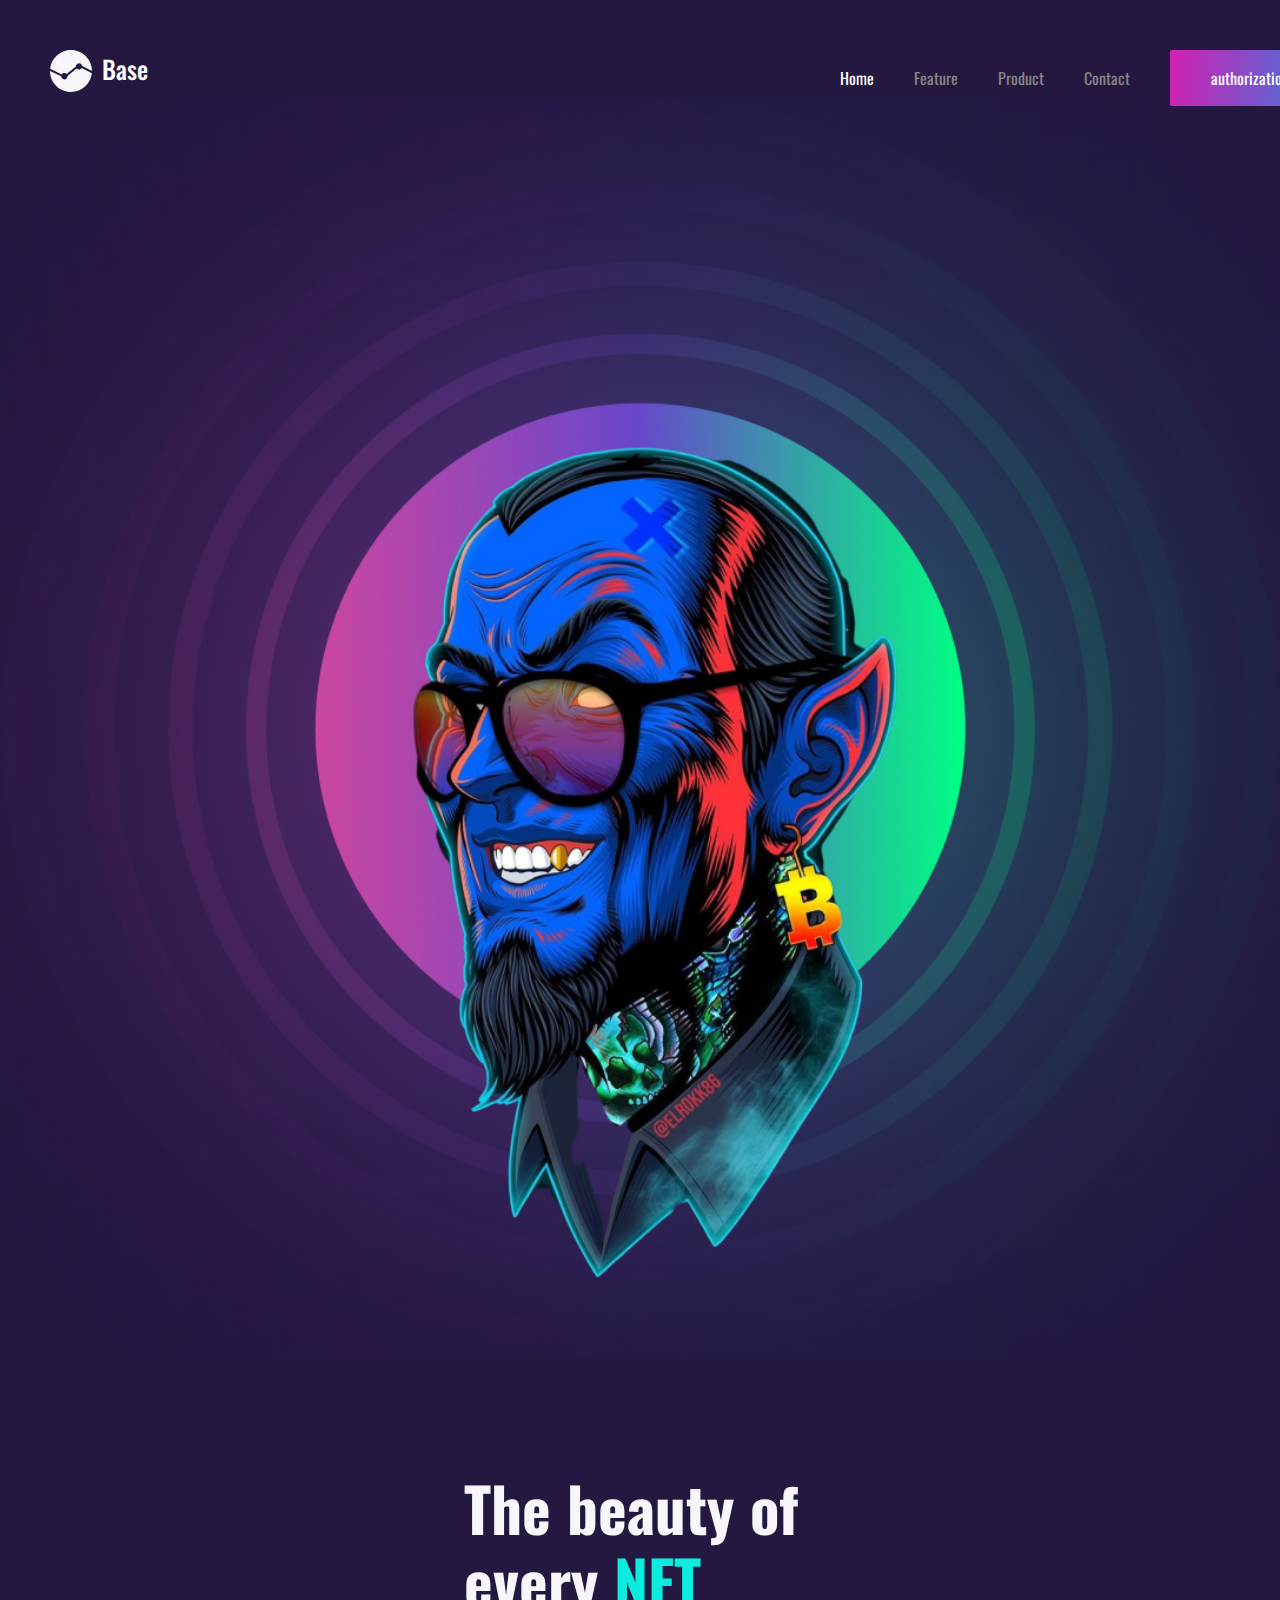
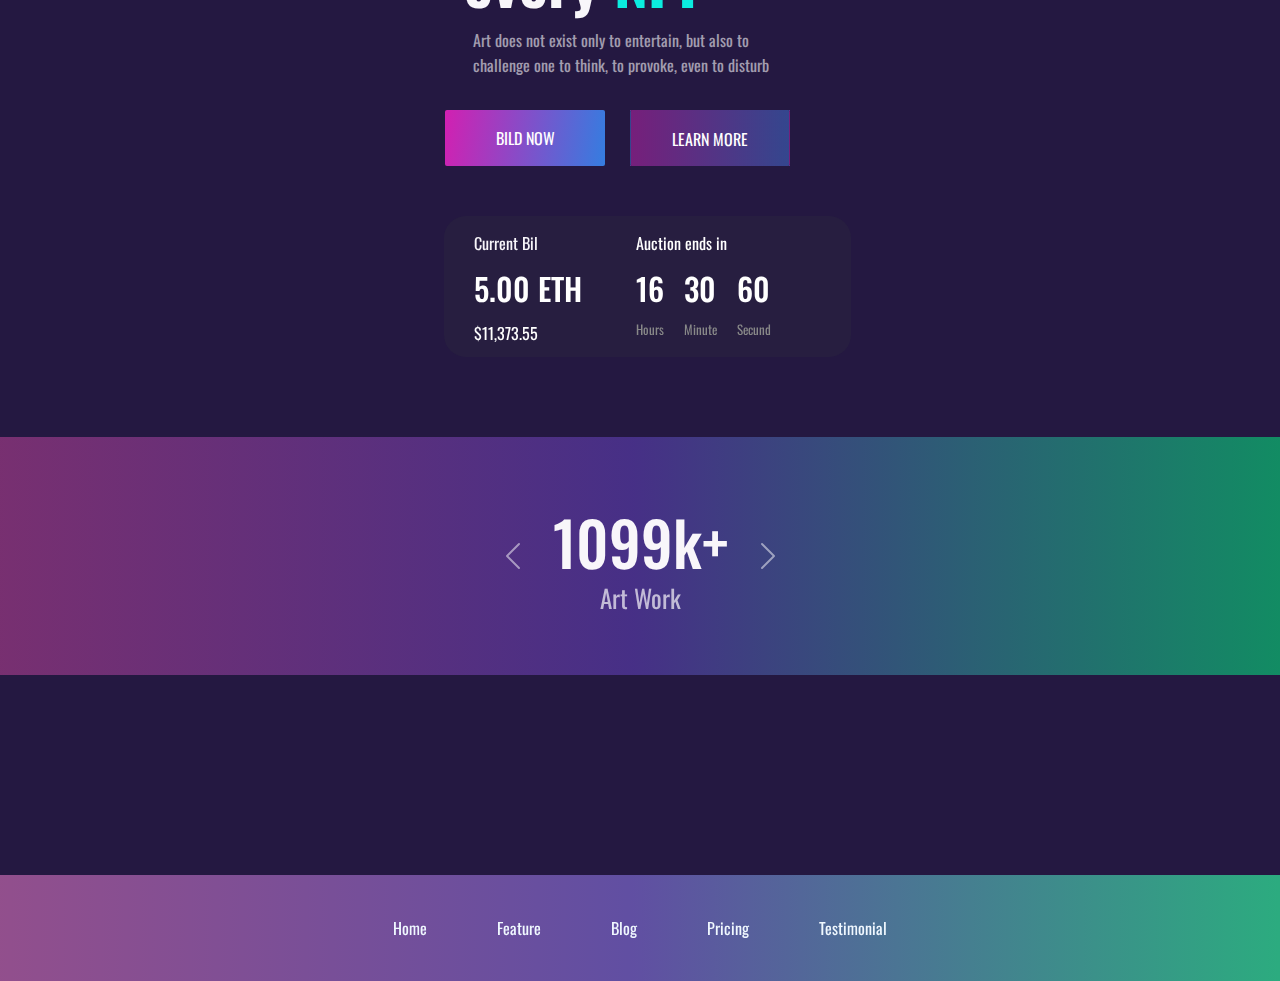
<file: index.html>
<!DOCTYPE html>
<html lang="en">
  <head>
    <meta charset="UTF-8" />
    <meta http-equiv="X-UA-Compatible" content="IE=edge" />
    <meta name="viewport" content="width=device-width, initial-scale=1.0" />

    <link
      rel="stylesheet"
      href="./bootstrap-5.3.0-alpha1/dist/css/bootstrap.min.css"
    />
    <link rel="stylesheet" href="./css/normalize.css" />

    <link
      href="https://fonts.googleapis.com/css2?family=Oswald:wght@500&display=swap"
    />
    <link
      href="https://fonts.googleapis.com/css2?family=Ms+Madi&family=Oswald&display=swap"
      rel="stylesheet"
    />
    <link
      href="https://fonts.googleapis.com/css2?family=Oswald:wght@600&display=swap"
      rel="stylesheet"
    />
    <link
      href="https://fonts.googleapis.com/css2?family=Oswald&display=swap"
      rel="stylesheet"
    />

    <link rel="stylesheet" href="./css/style.css" />
    <link rel="stylesheet" href="./css/footer.css" />
    <link rel="stylesheet" href="./css/header.css" />

    <link rel="stylesheet" href="./css/adaptation.css" />

    <script
      src="./bootstrap-5.3.0-alpha1/dist/js/bootstrap.bundle.js"
      defer
    ></script>

    <title>Document</title>
  </head>
  <body>
    <main>
      <header class="d-none d-lg-flex">
        <div class="header_wrap">
          <div class="title">
            <div class="logo"><img src="./img/Subtract.svg" alt="" /></div>
            <div class="base">Base</div>
          </div>
          <div class="headermenu">
            <a class="home link_text" href="./index.html">Home</a>
            <div class="feature">Feature</div>
            <div class="product">Product</div>
            <div class="contact">Contact</div>
            <div class="bildnow">
              <a href="./authorization.html" class="link_text">authorization</a>
            </div>
          </div>
        </div>
      </header>

      <nav
        class="navbar navbar-expand-lgd-flex navbar-dark d-lg-none w-100 mb-4"
      >
        <div class="container-fluid">
          <a class="navbar-brand" href="#">
            <div class="title">
              <div class="logo"><img src="./img/Subtract.svg" alt="" /></div>
              <div class="base">Base</div>
            </div>
          </a>
          <button
            class="navbar-toggler"
            type="button"
            data-bs-toggle="collapse"
            data-bs-target="#navbarNavAltMarkup"
            aria-controls="navbarNavAltMarkup"
            aria-expanded="false"
            aria-label="Переключатель навигации"
          >
            <span class="navbar-toggler-icon"></span>
          </button>
          <div class="collapse navbar-collapse" id="navbarNavAltMarkup">
            <div class="navbar-nav d-flex align-items-center">
              <a class="home link_text m-5" href="./index.html">Home</a>
              <div class="feature mt-3">Feature</div>
              <div class="product mt-3">Produсt</div>
              <div class="contact mt-3">Contact</div>

              <div class="d-flex justify-content-between my-4">
                <div class="bildnow">
                  <a class="link_text" href="./authorization.html"
                    >authorization</a
                  >
                </div>
              </div>
            </div>
          </div>
        </div>
      </nav>

      <!-- Левый блок с текстом -->
      <div class="container3">
        <div class="container1">
          <div class="TheBeauty">
            The beauty of every <span class="colortext">NFT</span>
          </div>
          <div class="ArtDoes">
            Art does not exist only to entertain, but also to challenge one to
            think, to provoke, even to disturb
          </div>
          <div class="container4">
            <div class="leftbutton">
              <div class="bildnow1">BILD NOW</div>
            </div>
            <div class="rightbutton">
              <div class="learnmore">LEARN MORE</div>
            </div>
          </div>
          <div class="rectangle">
            <div class="menu1">
              <div class="current">Current Bil</div>
              <div class="eth">5.00 ETH</div>
              <div class="dolla">$11,373.55</div>
            </div>
            <div class="menu2">
              <div class="auction">Auction ends in</div>
              <div class="mainblock">
                <div class="block1">
                  <div class="rec1">16</div>
                  <div class="rec2">Hours</div>
                </div>
                <div class="block2">
                  <div class="rec3">30</div>
                  <div class="rec4">Minute</div>
                </div>
                <div class="block3">
                  <div class="rec5">60</div>
                  <div class="rec6">Secund</div>
                </div>
              </div>
            </div>
          </div>
        </div>
        <!-- Правый блок с изображением -->
        <div class="container2">
          <img class="nft_big" src="./img/NFT_big.png" alt="" />
        </div>
      </div>
    </main>

    <div class="line_wrap">
      <div class="line_stat">
        <div
          id="carouselExampleControls"
          class="carousel slide"
          data-bs-ride="carousel"
        >
          <div class="carousel-inner">
            <div class="carousel-item active">
              <div class="slide_text">
                <div class="stat_title">1099k+</div>
                <div class="stat_text">Art Work</div>
              </div>
            </div>
            <div class="carousel-item">
              <div class="slide_text">
                <div class="stat_title">399k+</div>
                <div class="stat_text">Aucation</div>
              </div>
            </div>
            <div class="carousel-item">
              <div class="slide_text">
                <div class="stat_title">99k+</div>
                <div class="stat_text">Aucation</div>
              </div>
            </div>
          </div>
          <button
            class="carousel-control-prev"
            type="button"
            data-bs-target="#carouselExampleControls"
            data-bs-slide="prev"
          >
            <span class="carousel-control-prev-icon" aria-hidden="true"></span>
            <span class="visually-hidden">Предыдущий</span>
          </button>
          <button
            class="carousel-control-next"
            type="button"
            data-bs-target="#carouselExampleControls"
            data-bs-slide="next"
          >
            <span class="carousel-control-next-icon" aria-hidden="true"></span>
            <span class="visually-hidden">Следующий</span>
          </button>
        </div>
      </div>
    </div>

    <!-- Хэдер -->
    <!-- Футер -->
    <footer>
      <div class="RIBBON">
        <div class="ribbon">
          <div class="ribbon2">
            <div class="block1">Home</div>
            <div class="block2">Feature</div>
            <div class="block3">Blog</div>
            <div class="block3">Pricing</div>
            <div class="block3">Testimonial</div>
          </div>
        </div>
      </div>
    </footer>
  </body>
</html>
</file>
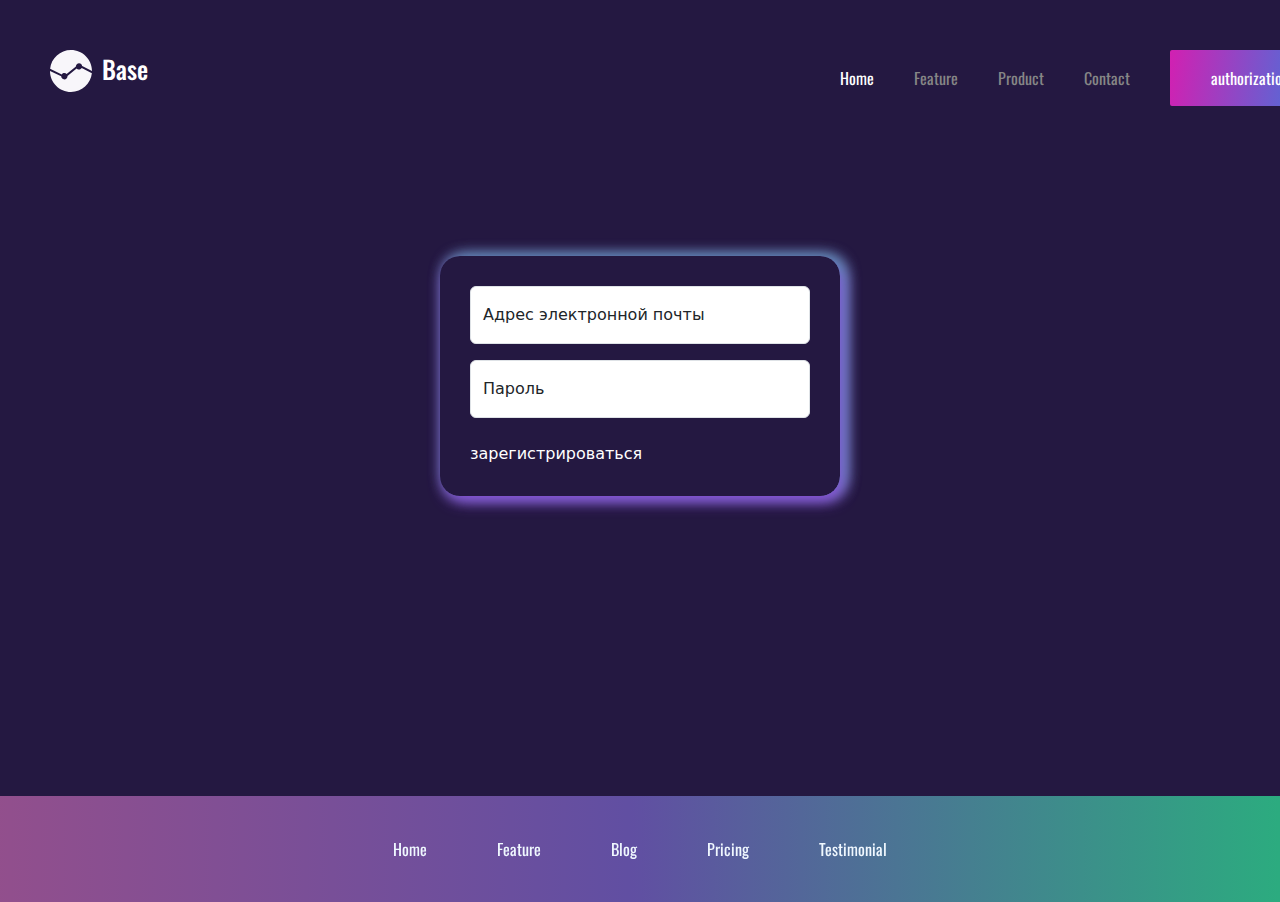
<file: authorization.html>
<!DOCTYPE html>
<html lang="en">
<head>
    <meta charset="UTF-8" />
    <meta http-equiv="X-UA-Compatible" content="IE=edge" />
    <meta name="viewport" content="width=device-width, initial-scale=1.0" />

    <link rel="stylesheet" href="./bootstrap-5.3.0-alpha1/dist/css/bootstrap.min.css">
    <link rel="stylesheet" href="./css/normalize.css" />

    <link href="https://fonts.googleapis.com/css2?family=Oswald:wght@500&display=swap" />
    <link href="https://fonts.googleapis.com/css2?family=Ms+Madi&family=Oswald&display=swap" rel="stylesheet" />
    <link href="https://fonts.googleapis.com/css2?family=Oswald:wght@600&display=swap" rel="stylesheet" />
    <link href="https://fonts.googleapis.com/css2?family=Oswald&display=swap" rel="stylesheet" />


    <link rel="stylesheet" href="./css/style.css" />
    <link rel="stylesheet" href="./css/footer.css" />
    <link rel="stylesheet" href="./css/header.css" />

    <link rel="stylesheet" href="./css/authorization.css">

    <link rel="stylesheet" href="./css/adaptation.css">

    <script src="./bootstrap-5.3.0-alpha1/dist/js/bootstrap.bundle.js" defer></script>

    <title>Document</title>
</head>
<body>

    <main>


        <header class="d-none d-lg-flex">
            <div class="header_wrap ">
                <div class="title">
                    <div class="logo"><img src="./img/Subtract.svg" alt="" /></div>
                    <div class="base">Base</div>
                </div>
                <div class="headermenu">
                    <a class="home link_text" href="./index.html">Home</a>
                    <div class="feature">Feature</div>
                    <div class="product">Product</div>
                    <div class="contact">Contact</div>
                    <div class="bildnow">
                        <a href="./authorization.html" class="link_text">authorization</a>
                    </div>
                </div>
            </div>
        </header>

        <nav class="navbar navbar-expand-lgd-flex navbar-dark d-lg-none w-100 mb-4">
            <div class="container-fluid ">
                <a class="navbar-brand" href="#">
                    <div class="title">
                        <div class="logo"><img src="./img/Subtract.svg" alt="" /></div>
                        <div class="base">Base</div>
                    </div>
                </a>
                <button class="navbar-toggler" type="button" data-bs-toggle="collapse" data-bs-target="#navbarNavAltMarkup" aria-controls="navbarNavAltMarkup" aria-expanded="false" aria-label="Переключатель навигации">
                    <span class="navbar-toggler-icon"></span>
                </button>
                <div class="collapse navbar-collapse" id="navbarNavAltMarkup">
                    <div class="navbar-nav d-flex align-items-center">

                        <a class="home link_text m-5" href="./index.html">Home</a>
                        <div class="feature mt-3">Feature</div>
                        <div class="product mt-3">Product</div>
                        <div class="contact mt-3">Contact</div>

                        <div class="d-flex justify-content-between my-4">
                            <div class="bildnow">
                                <a class="link_text" href="./authorization.html">authorization</a>
                            </div>
                        </div>
                    </div>
                </div>
            </div>
        </nav>
        <!-- ============== -->

        <div class="container_authorization">
            <div class="block_authorization">
                <div class="form-floating mb-3">
                    <input type="email" class="form-control" id="floatingInput" placeholder="name@example.com">
                    <label for="floatingInput">Адрес электронной почты</label>
                </div>
                <div class="form-floating mb-4">
                    <input type="password" class="form-control" id="floatingPassword" placeholder="Пароль">
                    <label for="floatingPassword">Пароль</label>
                </div>
                <a class="link_text " href="./registr.html">зарегистрироваться</a>
            </div>
        </div>

        <!-- Футер -->
        <footer>
            <div class="RIBBON">
                <div class="ribbon">
                    <div class="ribbon2">
                        <div class="block1">Home</div>
                        <div class="block2">Feature</div>
                        <div class="block3">Blog</div>
                        <div class="block3">Pricing</div>
                        <div class="block3">Testimonial</div>
                    </div>
                </div>
            </div>
        </footer>
</body>
</html>
</file>
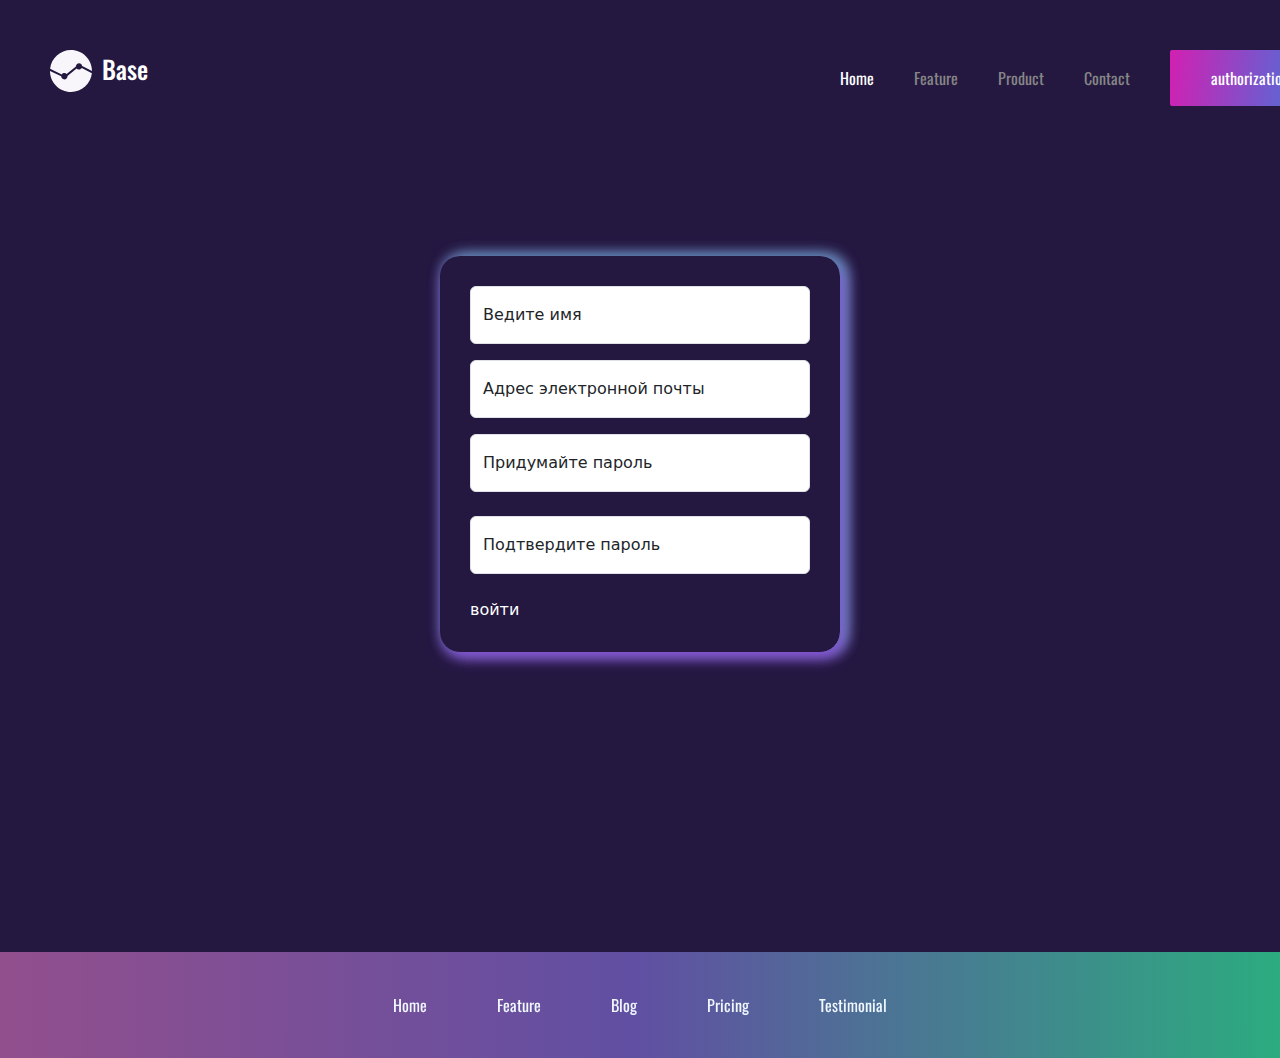
<file: registr.html>
<!DOCTYPE html>
<html lang="en">
<head>
    <meta charset="UTF-8" />
    <meta http-equiv="X-UA-Compatible" content="IE=edge" />
    <meta name="viewport" content="width=device-width, initial-scale=1.0" />

    <link rel="stylesheet" href="./bootstrap-5.3.0-alpha1/dist/css/bootstrap.min.css">
    <link rel="stylesheet" href="./css/normalize.css" />

    <link href="https://fonts.googleapis.com/css2?family=Oswald:wght@500&display=swap" />
    <link href="https://fonts.googleapis.com/css2?family=Ms+Madi&family=Oswald&display=swap" rel="stylesheet" />
    <link href="https://fonts.googleapis.com/css2?family=Oswald:wght@600&display=swap" rel="stylesheet" />
    <link href="https://fonts.googleapis.com/css2?family=Oswald&display=swap" rel="stylesheet" />


    <link rel="stylesheet" href="./css/style.css" />
    <link rel="stylesheet" href="./css/footer.css" />
    <link rel="stylesheet" href="./css/header.css" />

    <link rel="stylesheet" href="./css/authorization.css">

    <link rel="stylesheet" href="./css/adaptation.css">

    <script src="./bootstrap-5.3.0-alpha1/dist/js/bootstrap.bundle.js" defer></script>

    <title>Document</title>
</head>
<body>

    <main>


        <header class="d-none d-lg-flex">
            <div class="header_wrap ">
                <div class="title">
                    <div class="logo"><img src="./img/Subtract.svg" alt="" /></div>
                    <div class="base">Base</div>
                </div>
                <div class="headermenu">
                    <a class="home link_text" href="./index.html">Home</a>
                    <div class="feature">Feature</div>
                    <div class="product">Product</div>
                    <div class="contact">Contact</div>
                    <div class="bildnow">
                        <a href="./authorization.html" class="link_text">authorization</a>
                    </div>
                </div>
            </div>
        </header>

        <nav class="navbar navbar-expand-lgd-flex navbar-dark d-lg-none w-100 mb-4">
            <div class="container-fluid ">
                <a class="navbar-brand" href="#">
                    <div class="title">
                        <div class="logo"><img src="./img/Subtract.svg" alt="" /></div>
                        <div class="base">Base</div>
                    </div>
                </a>
                <button class="navbar-toggler" type="button" data-bs-toggle="collapse" data-bs-target="#navbarNavAltMarkup" aria-controls="navbarNavAltMarkup" aria-expanded="false" aria-label="Переключатель навигации">
                    <span class="navbar-toggler-icon"></span>
                </button>
                <div class="collapse navbar-collapse" id="navbarNavAltMarkup">
                    <div class="navbar-nav d-flex align-items-center">

                        <a class="home link_text m-5" href="./index.html">Home</a>
                        <div class="feature mt-3">Feature</div>
                        <div class="product mt-3">Product</div>
                        <div class="contact mt-3">Contact</div>

                        <div class="d-flex justify-content-between my-4">
                            <div class="bildnow">
                                <a class="link_text" href="./authorization.html">authorization</a>
                            </div>
                        </div>
                        <a href="link_text">зарегистрироваться</a>
                    </div>
                </div>
            </div>
        </nav>
        <!-- ============== -->

        <div class="container_authorization">
            <div class="block_authorization">
                <div class="form-floating mb-3">
                    <input type="text" class="form-control" id="floatingInput" placeholder="Ведите имя">
                    <label for="floatingInput">Ведите имя</label>
                </div>
                <div class="form-floating mb-3">
                    <input type="email" class="form-control" id="floatingInput" placeholder="name@example.com">
                    <label for="floatingInput">Адрес электронной почты</label>
                </div>
                <div class="form-floating mb-4">
                    <input type="password" class="form-control" id="floatingPassword" placeholder="Придумайте пароль">
                    <label for="floatingPassword">Придумайте пароль</label>
                </div>
                <div class="form-floating mb-4">
                    <input type="password" class="form-control" id="floatingPassword" placeholder="Подтвердите пароль">
                    <label for="floatingPassword">Подтвердите пароль</label>
                </div>
                <a class="link_text " href="./authorization.html">войти</a>
            </div>
        </div>

        <!-- Футер -->
        <footer>
            <div class="RIBBON">
                <div class="ribbon">
                    <div class="ribbon2">
                        <div class="block1">Home</div>
                        <div class="block2">Feature</div>
                        <div class="block3">Blog</div>
                        <div class="block3">Pricing</div>
                        <div class="block3">Testimonial</div>
                    </div>
                </div>
            </div>
        </footer>
</body>
</html>
</file>
<file: css/style.css>
body {
    max-height: 100%;
    background-color: rgb(36, 24, 65);
}

main {
    max-width: 1600px;
    margin: auto;
}

.container2 {
    /* display: flex; */
}
.nft_big {
    background: url(../img/NFT_Fon.png) center;
    width: 100%;

    transform: translateY(-310px);
    user-select: none;
}

.container1 {
    display: flex;
    flex-direction: column;
    justify-content: start;
    margin-left: 15px;
}

.container2 {
    display: flex;
    flex-direction: column;
    justify-content: center;
    align-items: center;
}
.container3 {
    margin-top: 100px;
    display: flex;
    justify-content: space-around;
}

.container4 {
    display: flex;
    /* justify-content: space-between; */
}

.TheBeauty {
    width: 367px;
    height: 137px;
    font-family: "Oswald";
    font-style: normal;
    font-weight: 700;
    font-size: 61px;
    line-height: 120%;
    color: #f8f6fa;
}
.ArtDoes {
    margin-top: 20px;
    margin-right: 20px;
    margin-bottom: 30px;
    width: 330px;
    height: 52px;
    font-family: "Oswald";
    font-style: normal;
    font-weight: 400;
    font-size: 16px;
    line-height: 160%;
    color: #f8f6fa;
    opacity: 0.6;
}
.leftbutton {
    font-family: "Oswald";

    color: #ffffff;
    text-align: center;
    line-height: 56px;
    width: 160px;
    height: 56px;
    background: linear-gradient(97.62deg, #eb11aa -15.99%, #2e81e2 104.3%);
    border-radius: 2px;
    margin-right: 25px;
}
.rightbutton {
    font-family: "Oswald";
    color: #ffffff;
    text-align: center;
    line-height: 56px;
    box-sizing: border-box;
    margin-right: 60px;
    width: 160px;
    height: 56px;
    border-radius: 2px;
    border: 1px solid;
    background: linear-gradient(90deg, rgba(199, 38, 181, 0.5) 0%, rgba(68, 116, 219, 0.5) 100%);
    border-image-source: linear-gradient(90deg, rgba(199, 38, 181, 0.5) 0%, rgba(68, 116, 219, 0.5) 100%);
}

.menu1 {
    display: flex;
    flex-direction: column;
    row-gap: 10px;
    margin-left: 30px;
    margin-top: 15px;
    margin-bottom: 30px;
}

.menu2 {
    display: flex;
    flex-direction: column;
    row-gap: 10px;
    margin-right: 80px;
    margin-top: 15px;
    margin-bottom: 30px;
}
.rectangle {
    font-family: "Oswald";

    display: flex;
    justify-content: space-between;
    margin-top: 50px;
    width: 407px;
    height: 141px;
    background: #2e2f404d;
    backdrop-filter: blur(5px);
    border-radius: 22px;
}
.auction {
    color: #ffffff;
}
.block1 {
    display: flex;
    flex-direction: column;
    row-gap: 10px;
}
.block2 {
    display: flex;
    flex-direction: column;
    row-gap: 10px;
}
.block3 {
    display: flex;
    flex-direction: column;
    row-gap: 10px;
}
.mainblock {
    display: flex;
    column-gap: 20px;
    color: #ffffff;
}

.eth {
    font-size: 31px;
    font-weight: 500;
    letter-spacing: 0em;
    text-align: left;
    color: #ffffff;
}
.rec1 {
    font-size: 31px;
    font-weight: 500;
    letter-spacing: 0em;
    text-align: left;
    row-gap: 20px;
}
.rec2 {
    font-family: "Oswald";
    font-style: normal;
    font-weight: 400;
    font-size: 13px;
    line-height: 133.3%;
    color: rgb(136, 136, 136);
}
.rec3 {
    display: flex;
    flex-direction: column;
    font-size: 31px;
    font-weight: 500;
    letter-spacing: 0em;
    text-align: left;
    row-gap: 20px;
}
.rec4 {
    font-family: "Oswald";
    font-style: normal;
    font-weight: 400;
    font-size: 13px;
    line-height: 133.3%;
    color: rgb(136, 136, 136);
}
.rec5 {
    display: flex;
    flex-direction: column;
    font-size: 31px;
    font-weight: 500;
    letter-spacing: 0em;
    text-align: left;
    row-gap: 20px;
}
.rec6 {
    font-family: "Oswald";
    font-style: normal;
    font-weight: 400;
    font-size: 13px;
    line-height: 133.3%;
    color: rgb(136, 136, 136);
}

.dolla {
    color: rgb(255, 255, 255);
}

.current {
    color: #f8f6fa;
}

.colortext {
    color: #0becdf;
}
/* Правый блок */

.mainimg {
    position: relative;
    width: 574px;
    height: 710px;
    background: url(EtE1ZvRXYAoSqoz-removebg.png);
}

.line_wrap {
    margin-top: 80px;
    height: 238px;
    width: 100%;
    display: flex;
    align-items: center;
    background: #d4ecff4d;
    background: linear-gradient(89.96deg, rgba(203, 71, 160, 0.5) 0.02%, rgba(105, 71, 203, 0.5) 49.47%, rgba(0, 255, 133, 0.5) 99.97%);
}
.line_stat {
    margin: auto;
    display: flex;
    justify-content: center;
    width: 400px;
}
.stat_title {
    font-family: "Oswald";
    font-style: normal;
    font-weight: 500;
    font-size: 61px;
    line-height: 120%;
    text-align: center;
    color: #f8f6fa;
}

.stat_text {
    font-family: "Oswald";
    font-style: normal;
    font-weight: 400;
    font-size: 25px;
    line-height: 150%;
    text-align: center;
    color: #f8f6fa;
    opacity: 0.7;
}

.slide_text {
    width: 300px;
    height: 238px;
    display: flex;
    flex-direction: column;
    align-items: center;
    justify-content: center;
}

.carousel.slide {
    width: 300px;
    height: 228px;
}
</file>
<file: css/footer.css>
.RIBBON {
  display: flex;
  margin-top: 100px;
}
.ribbon {
  display: flex;
  background-color: rgba(213, 236, 255, 0.3);
  backdrop-filter: blur(6px);
  width: 100%;
  height: 106px;
  margin-top: 100px;
}

.ribbon2 {
  display: flex;
  justify-content: center;
  column-gap: 70px;
  align-items: center;
  color: aliceblue;
  font-family: "Oswald";
  background: linear-gradient(
    89.96deg,
    rgba(203, 71, 160, 0.5) 0.02%,
    rgba(105, 71, 203, 0.5) 49.47%,
    rgba(0, 255, 133, 0.5) 99.97%
  );
  width: 100%;
  height: 106px;
}
</file>
<file: css/header.css>
/* HEADER */

header {
    width: 100%;
    display: flex;
    justify-content: space-between;
    margin: 50px;
    /* margin-right: 150px; */
    position: relative;
    z-index: 10;
}

.header_wrap {
    width: 100%;
    /* max-width: 1200px; */
    margin: auto;
    display: flex;
    justify-content: space-between;
}

.headermenu {
    width: 490px;
    display: flex;
    justify-content: space-between;
    align-items: center;
    font-family: "Oswald";
    font-style: normal;
    font-weight: 400;
    font-size: 16px;
    color: #f8f6fa;
}
.link_text {
    color: #ffffff;
    text-decoration: none;
}
.home {
}
.feature {
    color: rgb(134, 134, 134);
}
.contact {
    color: rgb(134, 134, 134);
}
.product {
    color: rgb(134, 134, 134);
}
.bildnow {
    display: flex;
    justify-content: center;
    align-items: center;
    width: 160px;
    height: 56px;
    background: linear-gradient(97.62deg, #eb11aa -15.99%, #2e81e2 104.3%);
    border-radius: 2px;
    transition: 500ms;
    cursor: pointer;
}
.bildnow:hover {
    /* эфект при наведении */
    background: linear-gradient(97.62deg, #cf1096 -15.99%, #2469b8 104.3%);
    transition: 500ms;
}

.title {
    display: flex;
    justify-content: space-around;
    column-gap: 10px;
}
.base {
    width: 47px;
    height: 38px;
    font-family: "Oswald";
    font-style: normal;
    font-weight: 500;
    font-size: 25px;
    line-height: 150%;
    color: #ffffff;
}
</file>
<file: css/adaptation.css>
@media (max-width: 1400px) {
    .navbar {
        margin: 50px 10px;
    }
    .container1 {
        align-items: center;
    }
    .container3 {
        flex-direction: column-reverse;
    }
    .nft_big {
        width: 100%;
        background: url(../img/NFT_Fon.png) center;
        background-size: 130%;
        transform: translateY(-110px);
    }
}
@media (max-width: 650px) {
    .navbar {
        margin: 10px 10px;
    }
}
</file>
<file: css/authorization.css>
.container_authorization {
    padding: 100px;
}

.block_authorization {
    width: 400px;
    margin: auto;
    padding: 30px;
    border-radius: 20px;
    box-shadow: 4px 5px 15px rgb(147, 65, 224), 5px 0px 15px rgb(20, 215, 137), 5px 0px 15px rgb(206, 78, 245);
}

.form-floating input {
    background: #ffffff;
}
</file>
